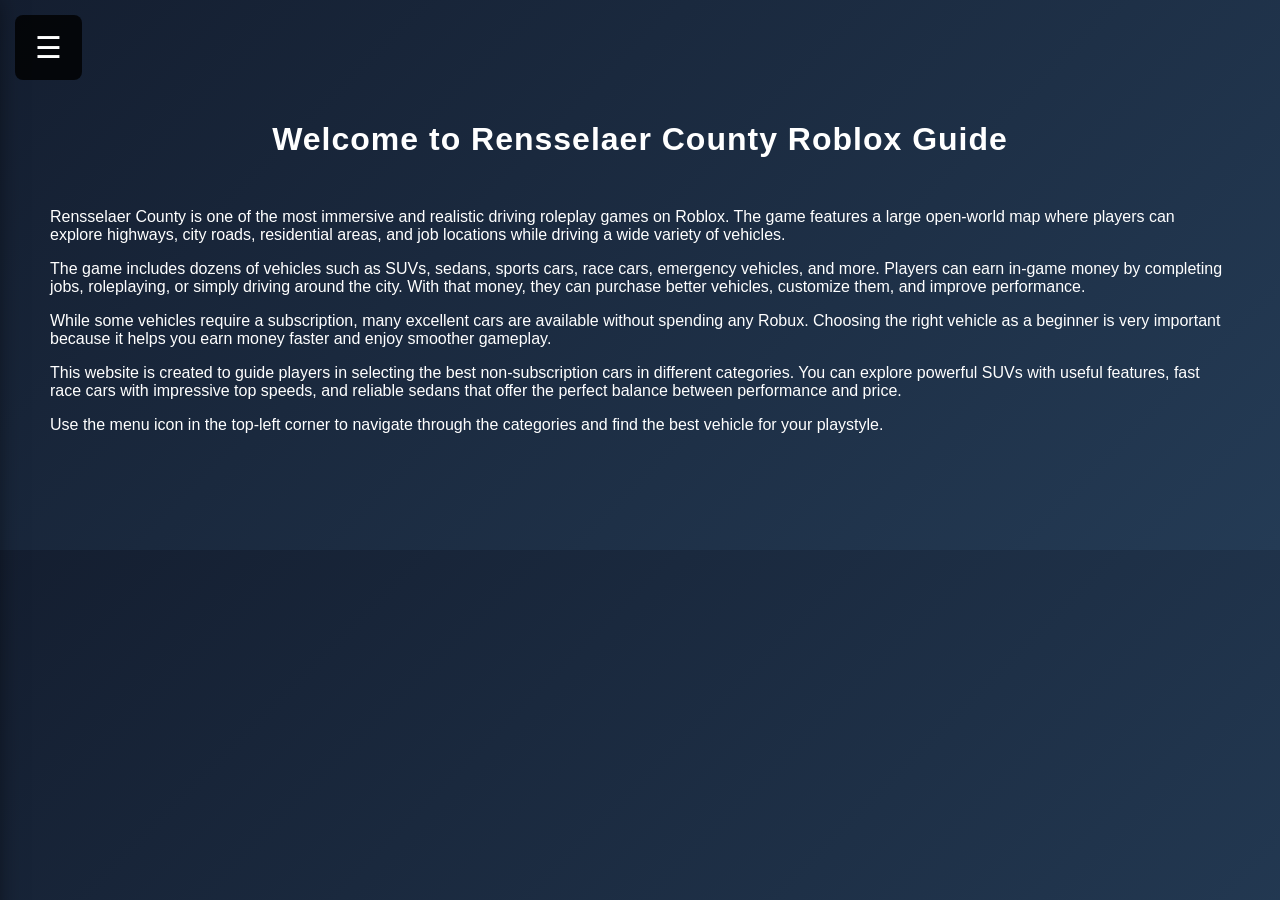
<file: index.html>
<!DOCTYPE html>
<html>
<head>
 <title>Best Cars in Rensselaer County Roblox (No Subscription Guide)</title>
 <meta name="description" content="Best non subscription cars in Rensselaer County Roblox including SUVs, race cars and sedans with prices, speed and features.">
<meta name="keywords" content="Rensselaer County Roblox cars, best cars Rensselaer County, Roblox vehicle guide, no subscription cars Roblox">
  <link rel="stylesheet" href="style.css">
</head>
<body>

<div class="menu-icon" onclick="toggleMenu()">☰</div>

<div id="sideMenu" class="side-menu">
  <a href="index.html">Home</a>
  <a href="suv.html">Best SUVs</a>
  <a href="race.html">Best Race Cars</a>
  <a href="sedan.html">Best Sedans</a>
  <a href="premiumvehicleaccesscars.html">Premium Vehicles</a>
</div>

<div class="content">
  <h1>Welcome to Rensselaer County Roblox Guide</h1>

  <p>
    Rensselaer County is one of the most immersive and realistic driving roleplay games on Roblox.
    The game features a large open-world map where players can explore highways, city roads,
    residential areas, and job locations while driving a wide variety of vehicles.
  </p>

  <p>
    The game includes dozens of vehicles such as SUVs, sedans, sports cars, race cars,
    emergency vehicles, and more. Players can earn in-game money by completing jobs,
    roleplaying, or simply driving around the city. With that money, they can purchase
    better vehicles, customize them, and improve performance.
  </p>

  <p>
    While some vehicles require a subscription, many excellent cars are available without
    spending any Robux. Choosing the right vehicle as a beginner is very important because
    it helps you earn money faster and enjoy smoother gameplay.
  </p>

  <p>
    This website is created to guide players in selecting the best non-subscription cars
    in different categories. You can explore powerful SUVs with useful features, fast race
    cars with impressive top speeds, and reliable sedans that offer the perfect balance
    between performance and price.
  </p>

  <p>
    Use the menu icon in the top-left corner to navigate through the categories and find
    the best vehicle for your playstyle.
  </p>
</div>

<script>
function toggleMenu() {
  var menu = document.getElementById("sideMenu");
  menu.classList.toggle("show");
}
</script>
</body>
</html>
</file>
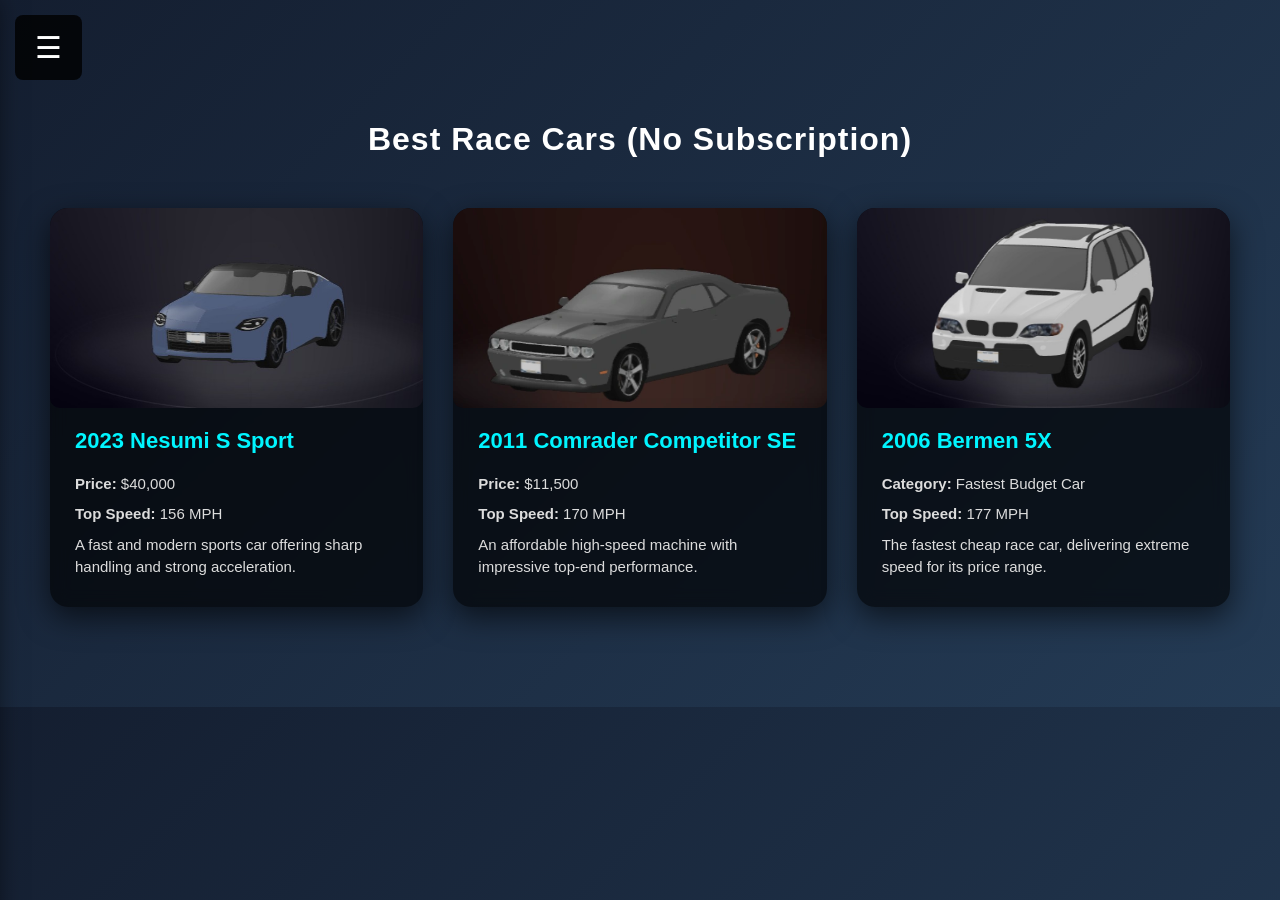
<file: race.html>
<!DOCTYPE html>
<html>
<head>
  <title>Best Race Cars</title>
  <link rel="stylesheet" href="style.css">
</head>
<body>

<div class="menu-icon" onclick="toggleMenu()">☰</div>

<div id="sideMenu" class="side-menu">
  <a href="index.html">Home</a>
  <a href="suv.html">Best SUVs</a>
  <a href="race.html">Best Race Cars</a>
  <a href="sedan.html">Best Sedans</a>
  <a href="premiumvehicleaccesscars.html">Premium Vehicles</a>
</div>

<div class="content">

  <h1>Best Race Cars (No Subscription)</h1>

  <div class="car-container">

    <div class="car-card">
      <img src="images/nesumisport.jpg" alt="2023 Nesumi S Sport">
      <div class="car-info">
        <h2>2023 Nesumi S Sport</h2>
        <p><strong>Price:</strong> $40,000</p>
        <p><strong>Top Speed:</strong> 156 MPH</p>
        <p>A fast and modern sports car offering sharp handling and strong acceleration.</p>
      </div>
    </div>

    <div class="car-card">
      <img src="images/com.jpg" alt="2011 Comrader Competitor SE">
      <div class="car-info">
        <h2>2011 Comrader Competitor SE</h2>
        <p><strong>Price:</strong> $11,500</p>
        <p><strong>Top Speed:</strong> 170 MPH</p>
        <p>An affordable high-speed machine with impressive top-end performance.</p>
      </div>
    </div>

    <div class="car-card">
      <img src="images/bermen5x.jpg" alt="2006 Bermen 5X">
      <div class="car-info">
        <h2>2006 Bermen 5X</h2>
        <p><strong>Category:</strong> Fastest Budget Car</p>
        <p><strong>Top Speed:</strong> 177 MPH</p>
        <p>The fastest cheap race car, delivering extreme speed for its price range.</p>
      </div>
    </div>

  </div>

</div>

<script>
function toggleMenu() {
  var menu = document.getElementById("sideMenu");
  menu.classList.toggle("show");
}
</script>

</body>
</html>
</file>
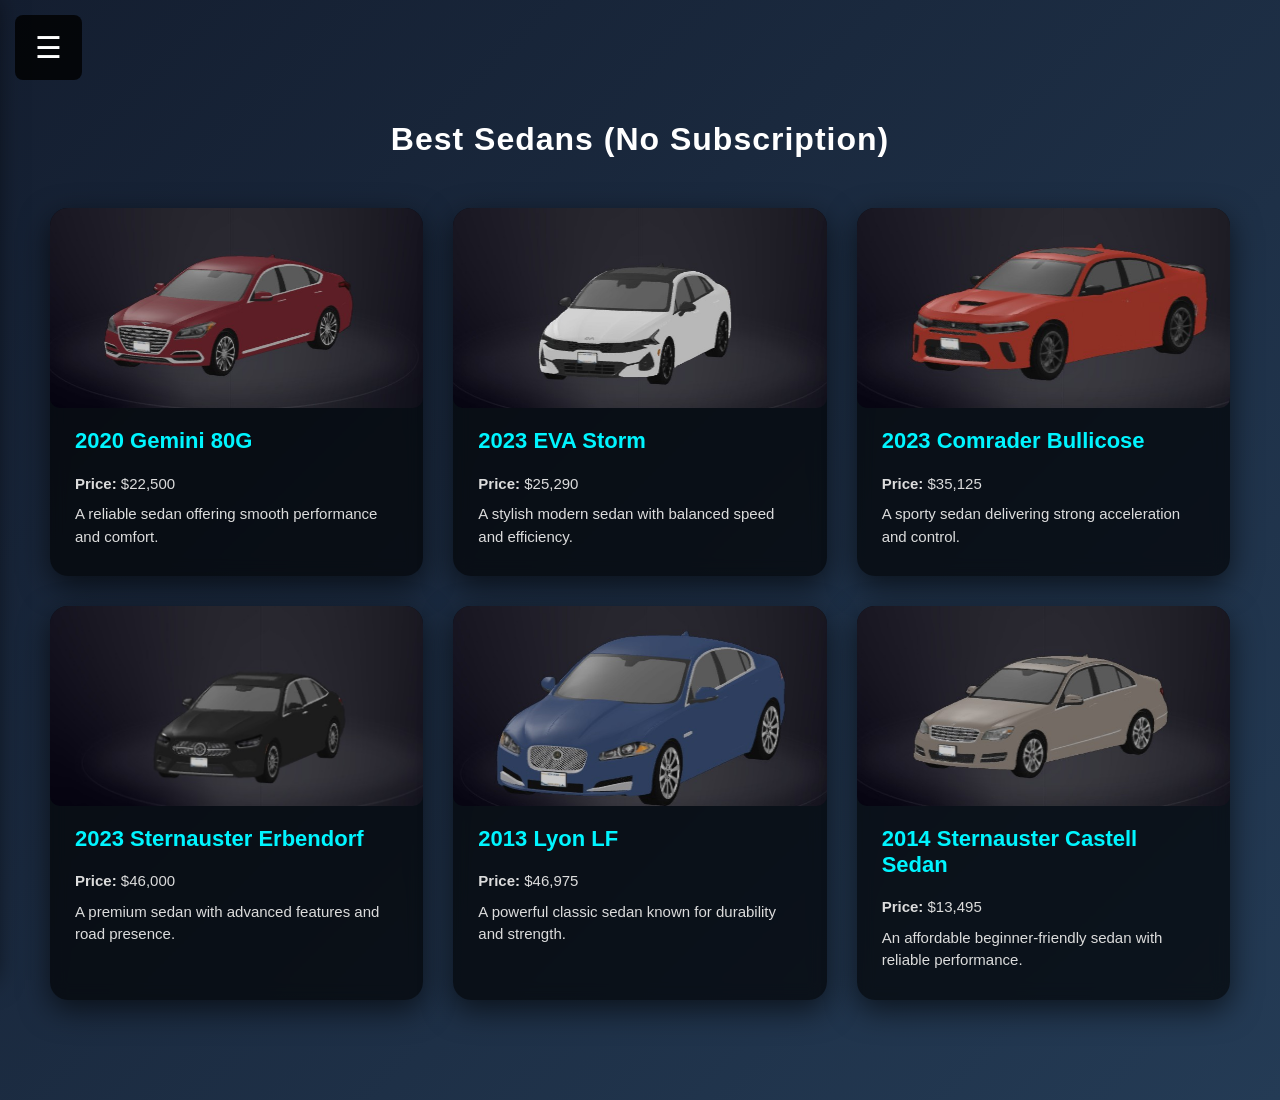
<file: sedan.html>
<!DOCTYPE html>
<html>
<head>
<title>Best Sedans</title>
<link rel="stylesheet" href="style.css">
</head>

<body>

<div class="menu-icon" onclick="toggleMenu()">☰</div>

<div id="sideMenu" class="side-menu">
<a href="index.html">Home</a>
<a href="suv.html">Best SUVs</a>
<a href="race.html">Best Race Cars</a>
<a href="sedan.html">Best Sedans</a>
<a href="premiumvehicleaccesscars.html">Premium Vehicles</a>
</div>

<div class="content">

<h1>Best Sedans (No Subscription)</h1>

<div class="car-container">

<!-- Gemini -->
<div class="car-card" onclick="openPopup('gemini')">
<img src="images/gemini80g.jpg">
<div class="car-info">
<h2>2020 Gemini 80G</h2>
<p><strong>Price:</strong> $22,500</p>
<p>A reliable sedan offering smooth performance and comfort.</p>
</div>
</div>

<!-- Eva Storm -->
<div class="car-card" onclick="openPopup('storm')">
<img src="images/evastorm.jpg">
<div class="car-info">
<h2>2023 EVA Storm</h2>
<p><strong>Price:</strong> $25,290</p>
<p>A stylish modern sedan with balanced speed and efficiency.</p>
</div>
</div>

<!-- Bullicose -->
<div class="car-card" onclick="openPopup('bullicose')">
<img src="images/bullicose.jpg">
<div class="car-info">
<h2>2023 Comrader Bullicose</h2>
<p><strong>Price:</strong> $35,125</p>
<p>A sporty sedan delivering strong acceleration and control.</p>
</div>
</div>

<!-- Erbendorf -->
<div class="car-card" onclick="openPopup('erbendorf')">
<img src="images/erbendorf.jpg">
<div class="car-info">
<h2>2023 Sternauster Erbendorf</h2>
<p><strong>Price:</strong> $46,000</p>
<p>A premium sedan with advanced features and road presence.</p>
</div>
</div>

<!-- Lyon -->
<div class="car-card" onclick="openPopup('lyon')">
<img src="images/lyonlf.jpg">
<div class="car-info">
<h2>2013 Lyon LF</h2>
<p><strong>Price:</strong> $46,975</p>
<p>A powerful classic sedan known for durability and strength.</p>
</div>
</div>

<!-- Castell -->
<div class="car-card" onclick="openPopup('castell')">
<img src="images/castell.jpg">
<div class="car-info">
<h2>2014 Sternauster Castell Sedan</h2>
<p><strong>Price:</strong> $13,495</p>
<p>An affordable beginner-friendly sedan with reliable performance.</p>
</div>
</div>

</div>
</div>


<!-- POPUPS -->

<div id="gemini" class="popup">
<div class="popup-content">
<span onclick="closePopup('gemini')" class="close-btn">✖</span>
<h2>Gemini 80G</h2>
<p><b>Features</b></p>
<p>• Good looks</p>
<p>• Key Not Detected system</p>
<p>• Best speed among sedans</p>
<p><b>Developer Opinion:</b> A perfect sedan if you want speed without losing comfort.</p>
</div>
</div>


<div id="storm" class="popup">
<div class="popup-content">
<span onclick="closePopup('storm')" class="close-btn">✖</span>
<h2>EVA Storm</h2>
<p><b>Features</b></p>
<p>• Mirror closing feature</p>
<p>• Key not detected warning</p>
<p>• Modern sporty design</p>
<p><b>Developer Opinion:</b> Great balance between performance and style.</p>
</div>
</div>


<div id="bullicose" class="popup">
<div class="popup-content">
<span onclick="closePopup('bullicose')" class="close-btn">✖</span>
<h2>Comrader Bullicose</h2>
<p><b>Features</b></p>
<p>• Strong muscle power</p>
<p>• Excellent road presence</p>
<p>• Sporty driving experience</p>
<p><b>Developer Opinion:</b> One of the most aggressive sedans in the game.</p>
</div>
</div>


<div id="erbendorf" class="popup">
<div class="popup-content">
<span onclick="closePopup('erbendorf')" class="close-btn">✖</span>
<h2>Sternauster Erbendorf</h2>
<p><b>Features</b></p>
<p>• Mirror closing feature</p>
<p>• Key not detected system</p>
<p>• Premium luxury design</p>
<p><b>Developer Opinion:</b> Looks expensive and performs like a true luxury sedan.</p>
</div>
</div>


<div id="lyon" class="popup">
<div class="popup-content">
<span onclick="closePopup('lyon')" class="close-btn">✖</span>
<h2>Lyon LF</h2>
<p><b>Features</b></p>
<p>• Classic old design</p>
<p>• Mirror closing feature</p>
<p>• Strong durable build</p>
<p><b>Developer Opinion:</b> Old but still one of the classiest sedans.</p>
</div>
</div>


<div id="castell" class="popup">
<div class="popup-content">
<span onclick="closePopup('castell')" class="close-btn">✖</span>
<h2>Sternauster Castell</h2>
<p><b>Features</b></p>
<p>• Affordable sedan</p>
<p>• Comfortable driving</p>
<p>• Reliable performance</p>
<p><b>Developer Opinion:</b> Best budget sedan for beginners.</p>
</div>
</div>


<script>

function toggleMenu(){
document.getElementById("sideMenu").classList.toggle("show");
}

function openPopup(id){
document.getElementById(id).style.display="flex";
}

function closePopup(id){
document.getElementById(id).style.display="none";
}

</script>

</body>
</html>
</file>
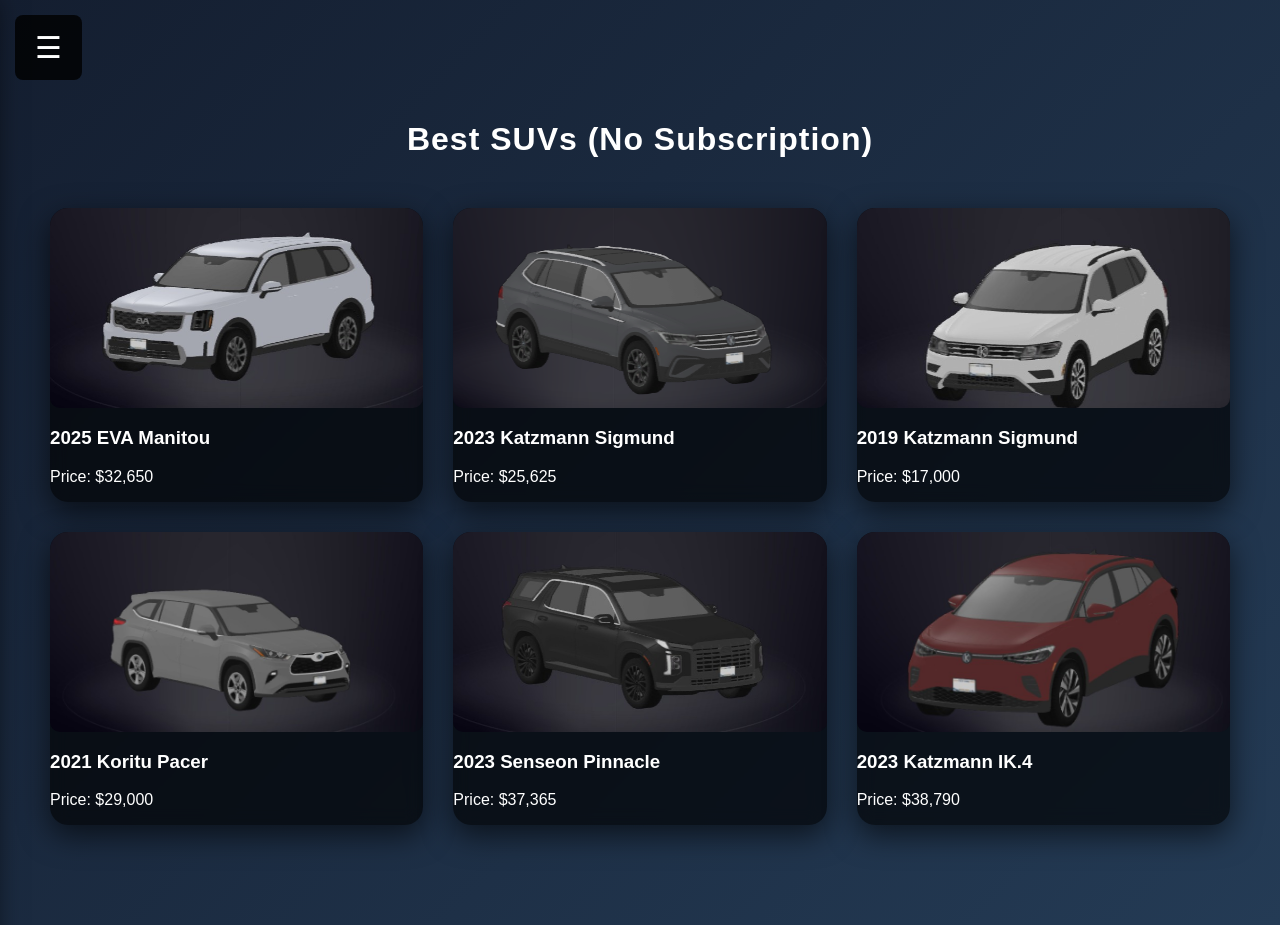
<file: suv.html>
<!DOCTYPE html>
<html>

<head>
<title>Best SUVs</title>
<link rel="stylesheet" href="style.css">
</head>

<body>

<div class="menu-icon" onclick="toggleMenu()">☰</div>

<div id="sideMenu" class="side-menu">
<a href="index.html">Home</a>
<a href="suv.html">Best SUVs</a>
<a href="race.html">Best Race Cars</a>
<a href="sedan.html">Best Sedans</a>
<a href="premiumvehicleaccesscars.html">Premium Vehicles</a>
</div>

<div class="content">

<h1>Best SUVs (No Subscription)</h1>

<div class="car-container">

<!-- EVA MANITOU -->

<div class="car-card"
onclick="openPopup(
'2025 EVA Manitou',
'$32,650',
'Auto Start Stop, Modern Look, Key Not Detected System',
'Modern SUV with stylish design and good comfort features.'
)">

<img src="images/manitou.jpg">
<h3>2025 EVA Manitou</h3>
<p>Price: $32,650</p>

</div>

<!-- SIGMUND -->

<div class="car-card"
onclick="openPopup(
'2023 Katzmann Sigmund',
'$25,625',
'Auto Start Stop, Key Not Detected System, Auto Closing Mirrors (some variants)',
'Reliable SUV with useful comfort features.'
)">

<img src="images/sigmund.jpg">
<h3>2023 Katzmann Sigmund</h3>
<p>Price: $25,625</p>

</div>

<!-- 2019 SIGMUND -->

<div class="car-card"
onclick="openPopup(
'2019 Katzmann Sigmund',
'$17,000',
'Auto Start Stop, Key Not Detected System',
'Budget friendly SUV with good reliability.'
)">

<img src="images/2019sigmund.jpg">
<h3>2019 Katzmann Sigmund</h3>
<p>Price: $17,000</p>

</div>

<!-- PACER -->

<div class="car-card"
onclick="openPopup(
'2021 Koritu Pacer',
'$29,000',
'Sporty handling, strong engine performance',
'Good mid-range SUV with solid driving experience.'
)">

<img src="images/pacer.jpg">
<h3>2021 Koritu Pacer</h3>
<p>Price: $29,000</p>

</div>

<!-- PINNACLE -->

<div class="car-card"
onclick="openPopup(
'2023 Senseon Pinnacle',
'$37,365',
'Premium interior, advanced driving features',
'Premium SUV with modern technology.'
)">

<img src="images/pinnacle.jpg">
<h3>2023 Senseon Pinnacle</h3>
<p>Price: $37,365</p>

</div>

<!-- IK4 -->

<div class="car-card"
onclick="openPopup(
'2023 Katzmann IK.4',
'$38,790',
'Sport styling, strong performance',
'Stylish SUV with high performance feel.'
)">

<img src="images/ik4.jpg">
<h3>2023 Katzmann IK.4</h3>
<p>Price: $38,790</p>

</div>

</div>
</div>


<!-- POPUP CARD -->

<div id="popup" class="popup">

<div class="popup-content">

<span class="close-btn" onclick="closePopup()">✖</span>

<h2 id="popupTitle"></h2>

<p id="popupPrice"></p>

<p><strong>Features:</strong></p>
<p id="popupFeatures"></p>

<p><strong>Dev Opinion:</strong></p>
<p id="popupOpinion"></p>

</div>

</div>


<script>

function toggleMenu() {

var menu = document.getElementById("sideMenu");
menu.classList.toggle("show");

}


function openPopup(title, price, features, opinion) {

document.getElementById("popupTitle").innerText = title;
document.getElementById("popupPrice").innerText = "Price: " + price;
document.getElementById("popupFeatures").innerText = features;
document.getElementById("popupOpinion").innerText = opinion;

document.getElementById("popup").classList.add("show");

}


function closePopup(){

document.getElementById("popup").classList.remove("show");

}

</script>


</body>
</html>
</file>
<file: style.css>
/* ============================= */
/* ===== GLOBAL SETTINGS ====== */
/* ============================= */

body {
  margin: 0;
  font-family: 'Segoe UI', Arial, sans-serif;
  background: linear-gradient(135deg, #141e30, #243b55);
  color: white;
  overflow-x: hidden;
}

/* ============================= */
/* ===== MENU ICON ============ */
/* ============================= */

.menu-icon {
  font-size: 30px;
  padding: 15px 20px;
  cursor: pointer;
  position: fixed;
  top: 15px;
  left: 15px;
  z-index: 2000; /* Always above everything */
  background: rgba(0, 0, 0, 0.8);
  border-radius: 8px;
  transition: 0.3s;
}

.menu-icon:hover {
  background: rgba(0, 0, 0, 1);
}

/* ============================= */
/* ===== SIDE MENU ============ */
/* ============================= */

.side-menu {
  position: fixed;
  top: 0;
  left: -260px;
  width: 250px;
  height: 100%;
  background: #0c0c0c;
  padding-top: 80px;
  transition: 0.3s ease;
  box-shadow: 5px 0 25px rgba(0,0,0,0.6);
  z-index: 1500;
}

.side-menu a {
  display: block;
  color: white;
  padding: 15px 25px;
  text-decoration: none;
  font-size: 16px;
  transition: 0.2s;
}

.side-menu a:hover {
  background: #1f1f1f;
  padding-left: 35px;
}

.side-menu.show {
  left: 0;
}

/* ============================= */
/* ===== PAGE CONTENT ========= */
/* ============================= */

.content {
  padding: 100px 50px;
  position: relative;
  z-index: 1;
}

h1 {
  text-align: center;
  margin-bottom: 50px;
  font-size: 32px;
  letter-spacing: 1px;
}

/* ============================= */
/* ===== CAR GRID ============= */
/* ============================= */

.car-container {
  display: grid;
  grid-template-columns: repeat(auto-fit, minmax(320px, 1fr));
  gap: 30px;
}

/* ============================= */
/* ===== CAR CARD ============= */
/* ============================= */

.car-card {
  background: rgba(0, 0, 0, 0.65);
  border-radius: 18px;
  overflow: hidden;
  box-shadow: 0 10px 30px rgba(0,0,0,0.6);
  transition: 0.35s ease;
  backdrop-filter: blur(8px);
}

.car-card:hover {
  transform: translateY(-10px);
  box-shadow: 0 15px 40px rgba(0,0,0,0.8);
}

/* ============================= */
/* ===== CAR IMAGE ============ */
/* ============================= */

.car-card img {
  width: 100%;
  height: 220px;
  object-fit: cover;
  display: block;
}

/* ============================= */
/* ===== CAR INFO ============= */
/* ============================= */

.car-info {
  padding: 20px 25px;
}

.car-info h2 {
  margin-top: 0;
  color: #00f5ff;
  font-size: 22px;
}

.car-info p {
  margin: 8px 0;
  color: #dcdcdc;
  font-size: 15px;
  line-height: 1.5;
}

/* ============================= */
/* ===== RESPONSIVE FIX ======= */
/* ============================= */

@media (max-width: 768px) {
  .content {
    padding: 100px 20px;
  }
}
/* PREMIUM PAGE STYLE */

.premium-page {
  background: linear-gradient(135deg, #0f0f0f, #1c1c1c);
  color: white;
}

.premium-title {
  text-align: center;
  font-size: 40px;
  margin-bottom: 30px;
  color: gold;
}

.section-heading {
  margin-top: 40px;
  margin-bottom: 20px;
  border-left: 5px solid gold;
  padding-left: 10px;
  color: #ffd700;
}

.premium-card {
  background: #1a1a1a;
  border: 2px solid gold;
  box-shadow: 0 0 15px rgba(255, 215, 0, 0.3);
  transition: 0.3s ease;
}

.premium-card:hover {
  transform: scale(1.05);
  box-shadow: 0 0 25px gold;
}
/* PREMIUM PAGE SPECIAL STYLE */
.premium-page {
  background: linear-gradient(to bottom, #111, #1a1a1a);
  color: white;
}

/* Premium Cards */
.premium-card {
  border: 2px solid #444;
  background: #1c1c1c;
  position: relative;
}

/* Best Premium Golden Card */
.best-premium {
  border: 3px solid gold;
  background: linear-gradient(145deg, #3a2c00, #5a4300);
  box-shadow: 0 0 20px gold;
  transform: scale(1.05);
}

/* Premium Badge */
.premium-badge {
  position: absolute;
  top: 10px;
  right: 10px;
  background: gold;
  color: black;
  padding: 5px 10px;
  font-size: 12px;
  font-weight: bold;
  border-radius: 20px;
}

/* Section Headings */
.section-heading {
  margin-top: 40px;
  font-size: 24px;
  border-left: 5px solid gold;
  padding-left: 10px;
}
/* Fix all car images */
.car-card img {
  width: 100%;
  height: 200px;          /* fixed height for clean frame */
  object-fit: cover;      /* prevents stretching */
  border-radius: 10px;
  display: block;
}

/* Make Best Premium image slightly bigger */
.best-premium img {
  height: 240px;
}
.popup{
display:none;
position:fixed;
top:0;
left:0;
width:100%;
height:100%;
background:rgba(0,0,0,0.8);
z-index:1000;
}

.popup-content{
background:#1a1a1a;
width:420px;
margin:10% auto;
padding:30px;
border-radius:10px;
text-align:center;
}

.close{
float:right;
font-size:22px;
cursor:pointer;

}
/* POPUP CARD */

.popup{
display:none;
position:fixed;
top:0;
left:0;
width:100%;
height:100%;
background:rgba(0,0,0,0.7);
justify-content:center;
align-items:center;
z-index:9999;
}

.popup-content{
background:#0c1b2a;
padding:30px;
border-radius:12px;
width:380px;
color:white;
text-align:center;
position:relative;
box-shadow:0 0 20px rgba(0,0,0,0.5);
}

.close-btn{
position:absolute;
top:10px;
right:15px;
font-size:20px;
cursor:pointer;
}

.car-card{
cursor:pointer;
}
/* POPUP BACKGROUND */

.popup{
display:none;
position:fixed;
top:0;
left:0;
width:100%;
height:100%;
background:rgba(0,0,0,0.75);
justify-content:center;
align-items:center;
z-index:9999;

opacity:0;
transition:opacity 0.4s ease;
}

/* WHEN OPEN */

.popup.show{
display:flex;
opacity:1;
}

/* POPUP CARD */

.popup-content{
background:linear-gradient(145deg,#0b1f38,#071423);
padding:30px;
border-radius:14px;
width:380px;
color:white;
text-align:center;
position:relative;

transform:scale(0.7);
opacity:0;
animation:popupAnimation 0.45s ease forwards;

box-shadow:0 15px 35px rgba(0,0,0,0.6);
}

/* CLOSE BUTTON */

.close-btn{
position:absolute;
top:10px;
right:15px;
font-size:22px;
cursor:pointer;
color:white;
transition:0.3s;
}

.close-btn:hover{
color:#ff4d4d;
transform:scale(1.2);
}

/* CAR CARD HOVER */

.car-card{
cursor:pointer;
transition:transform 0.25s ease, box-shadow 0.25s ease;
}

.car-card:hover{
transform:translateY(-8px) scale(1.02);
box-shadow:0 12px 25px rgba(0,0,0,0.5);
}

/* POPUP BACKGROUND */

.popup{
position: fixed;
top:0;
left:0;
width:100%;
height:100%;

background: rgba(0,0,0,0.7);

display:flex;
align-items:center;
justify-content:center;

opacity:0;
visibility:hidden;

transition: opacity 0.35s ease;
}


/* WHEN POPUP OPENS */

.popup.show{
opacity:1;
visibility:visible;
}


/* POPUP CARD */

.popup-content{

background:#0c1b2a;
color:white;

width:420px;
max-width:90%;

padding:30px;

border-radius:14px;

box-shadow:0 0 40px rgba(0,140,255,0.4);

transform: scale(0.7) translateY(40px);

opacity:0;

transition:
transform 0.35s ease,
opacity 0.35s ease;

}


/* ANIMATION WHEN OPEN */

.popup.show .popup-content{

transform: scale(1) translateY(0);

opacity:1;

}


/* CLOSE BUTTON */

.close-btn{
position:absolute;
top:15px;
right:20px;

font-size:22px;

cursor:pointer;

color:white;
}
</file>
